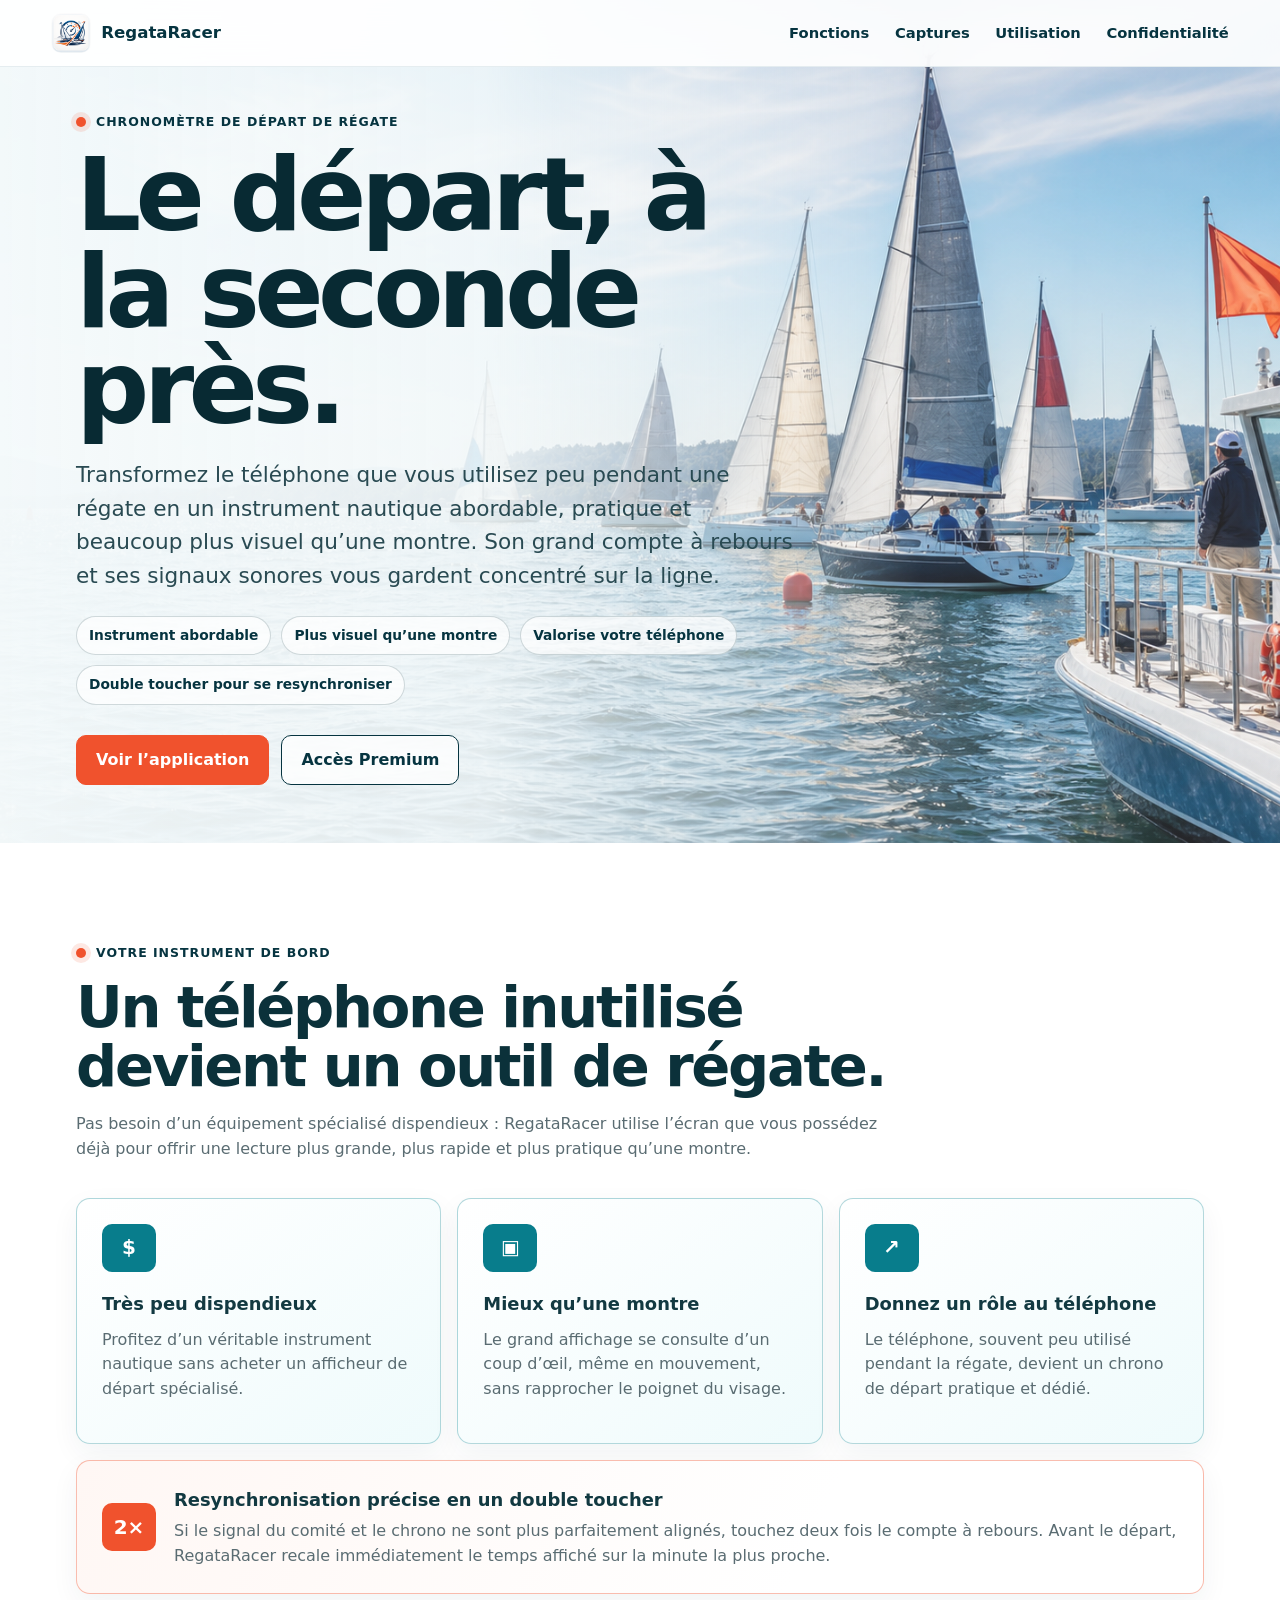
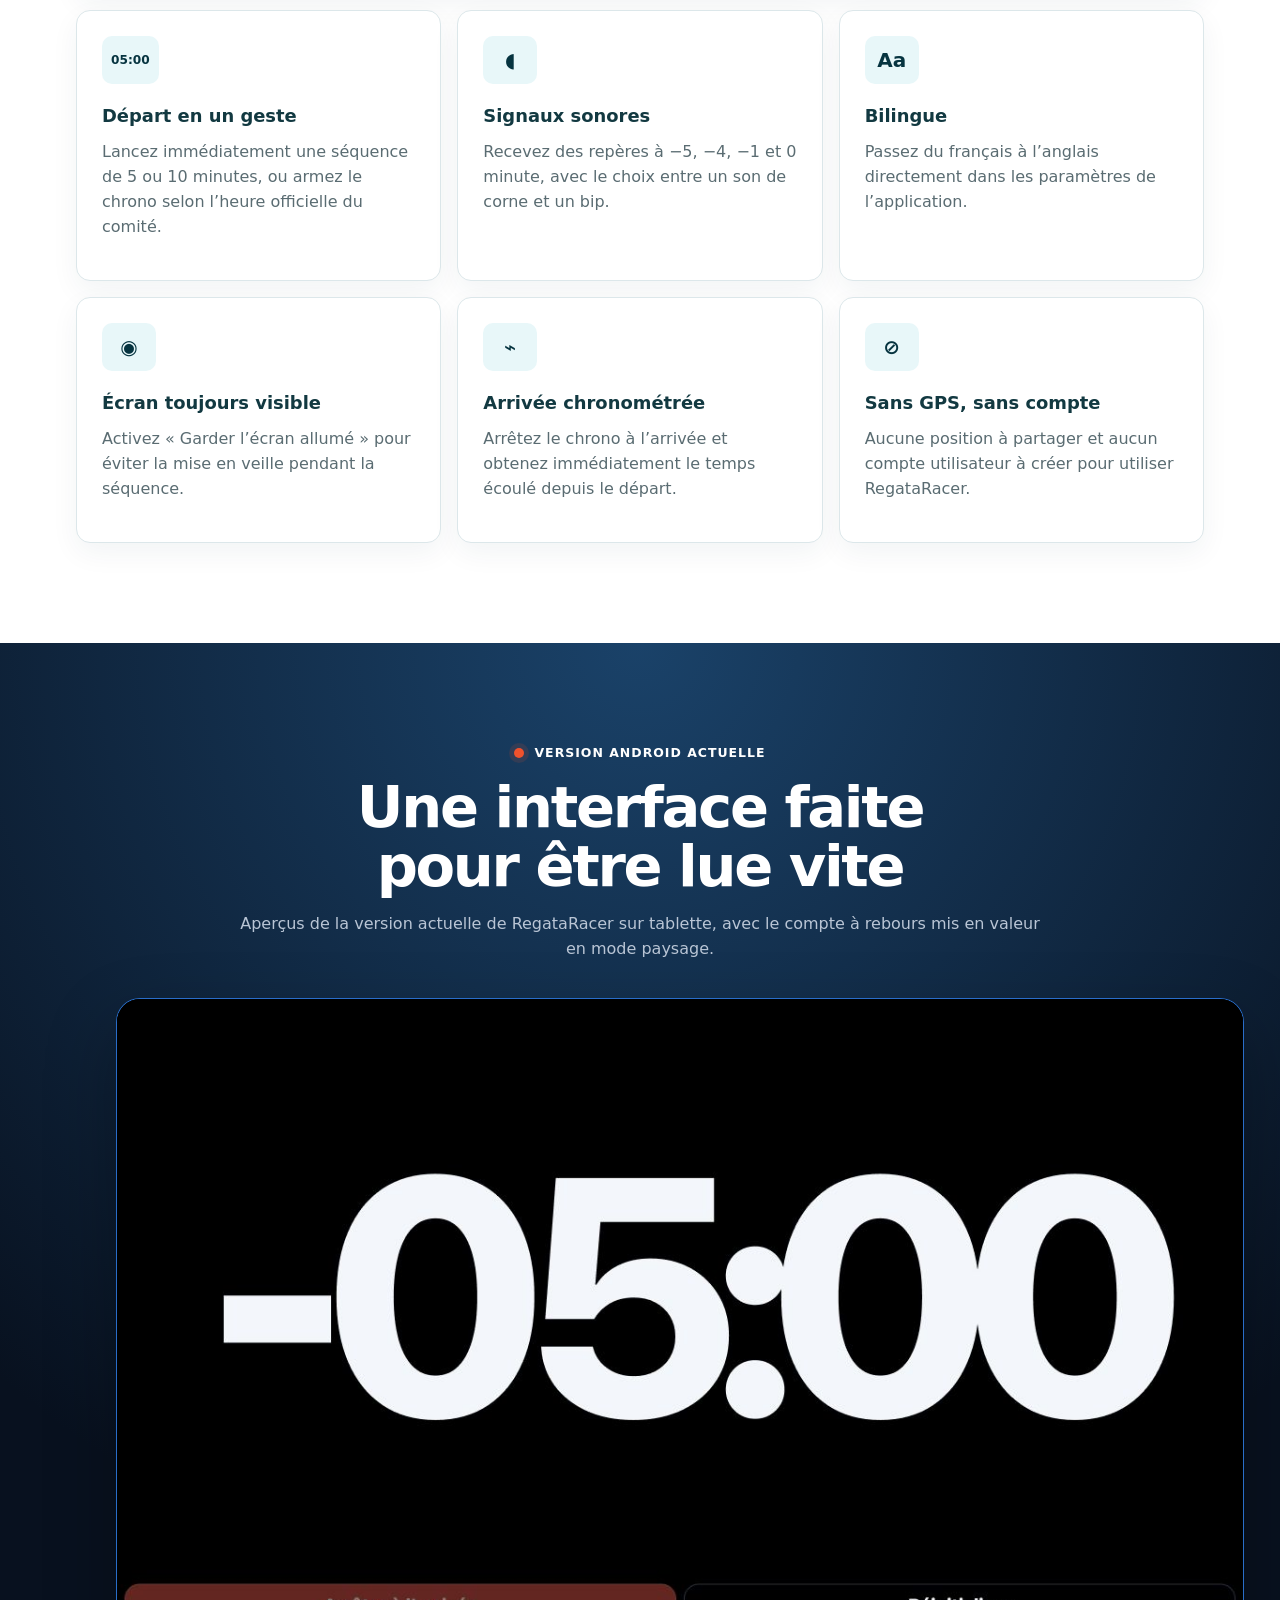
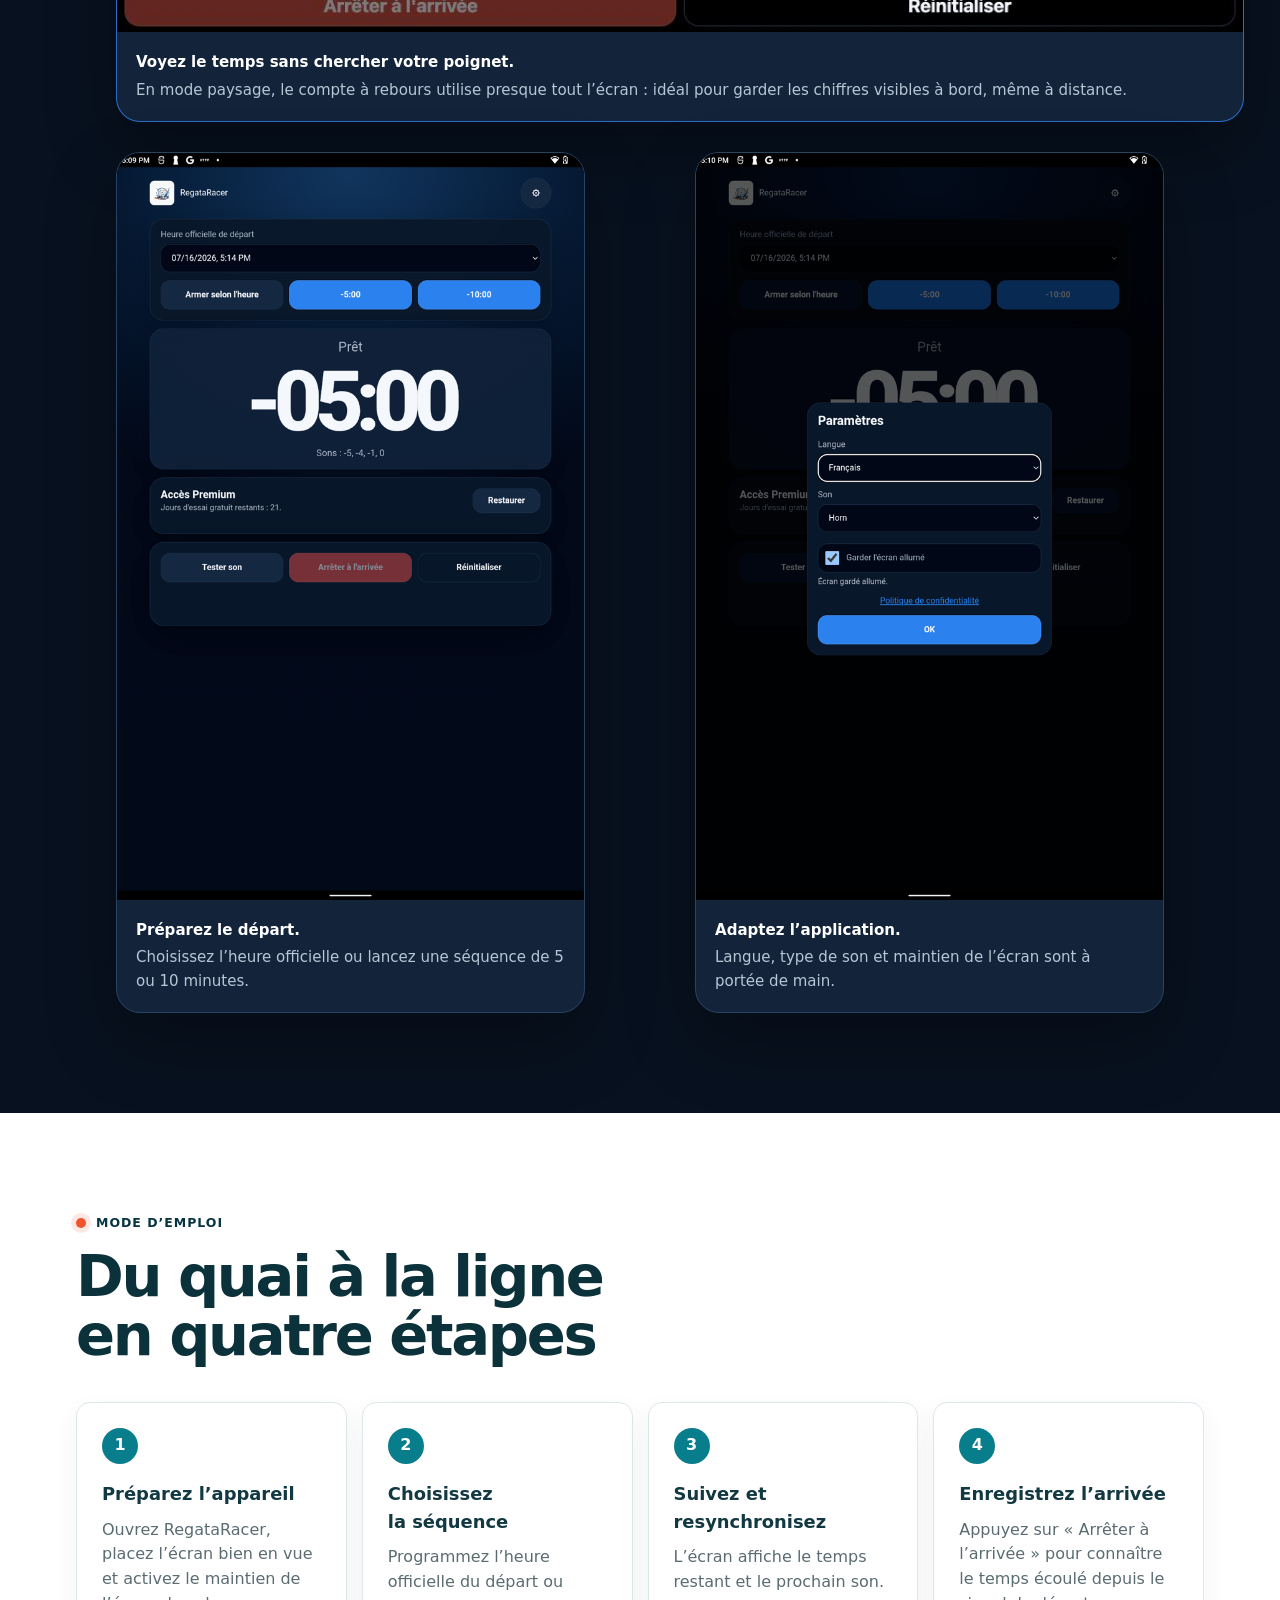
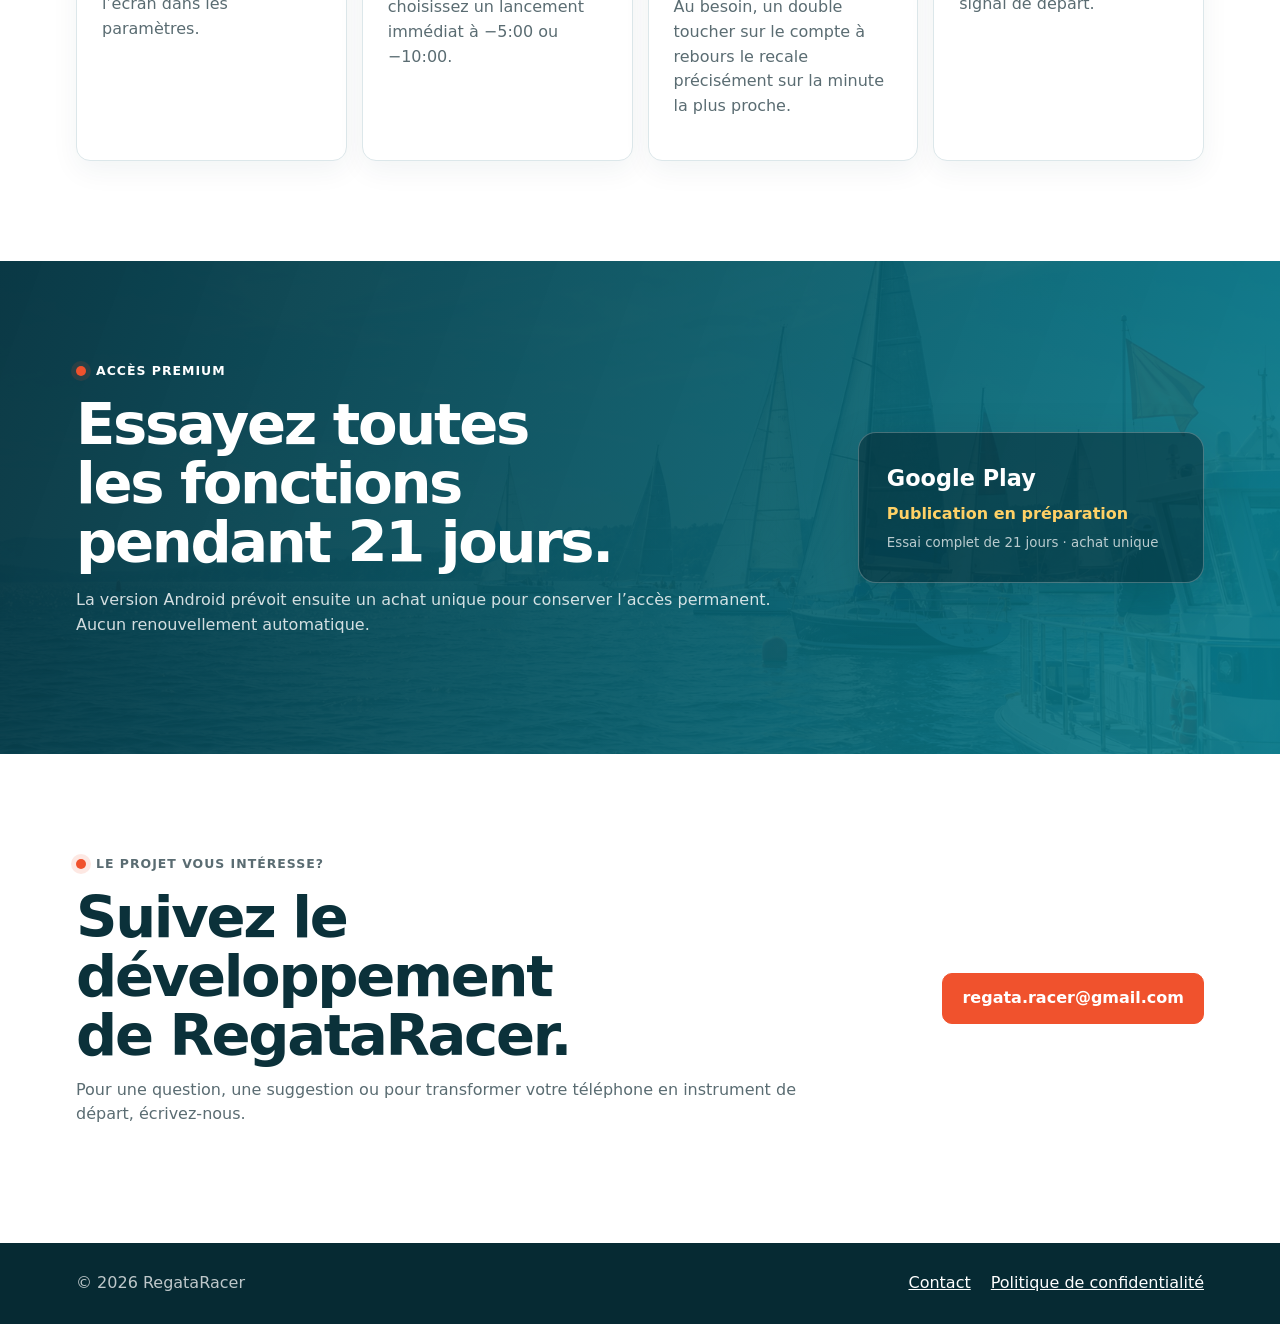
<file: index.html>
<!doctype html>
<html lang="fr">
  <head>
    <meta charset="utf-8">
    <meta name="viewport" content="width=device-width, initial-scale=1">
    <title>RegataRacer | Chronomètre de départ de régate</title>
    <meta name="description" content="RegataRacer transforme votre téléphone en instrument nautique abordable, pratique et plus visuel qu’une montre pour les départs de régate.">
    <meta name="theme-color" content="#08111f">
    <link rel="canonical" href="https://marcpouliot.github.io/RegataRacerWeb/">
    <meta property="og:type" content="website">
    <meta property="og:locale" content="fr_CA">
    <meta property="og:title" content="RegataRacer — Le départ, à la seconde près">
    <meta property="og:description" content="Transformez votre téléphone en instrument nautique abordable, pratique et plus visuel qu’une montre.">
    <meta property="og:url" content="https://marcpouliot.github.io/RegataRacerWeb/">
    <meta property="og:image" content="https://marcpouliot.github.io/RegataRacerWeb/assets/regataracer-heroWithName.png">
    <meta property="og:image:width" content="1794">
    <meta property="og:image:height" content="877">
    <meta property="og:image:alt" content="RegataRacer devant une flotte de voiliers au départ">
    <link rel="icon" href="assets/regataracer-icon.png" type="image/png">
    <link rel="stylesheet" href="styles.css?v=20260716-3">
  </head>
  <body>
    <header class="site-header">
      <a class="brand" href="index.html" aria-label="Accueil RegataRacer">
        <img src="assets/regataracer-icon.png" alt="">
        <span>RegataRacer</span>
      </a>
      <nav class="nav" aria-label="Navigation principale">
        <a href="#fonctionnalites">Fonctions</a>
        <a href="#captures">Captures</a>
        <a href="#utilisation">Utilisation</a>
        <a href="privacy.html">Confidentialité</a>
      </nav>
    </header>

    <main>
      <section class="hero">
        <div class="hero-inner">
          <p class="eyebrow">Chronomètre de départ de régate</p>
          <h1>Le départ, à la seconde près.</h1>
          <p class="lead">Transformez le téléphone que vous utilisez peu pendant une régate en un instrument nautique abordable, pratique et beaucoup plus visuel qu’une montre. Son grand compte à rebours et ses signaux sonores vous gardent concentré sur la ligne.</p>
          <div class="hero-points" aria-label="Points forts">
            <span>Instrument abordable</span>
            <span>Plus visuel qu’une montre</span>
            <span>Valorise votre téléphone</span>
            <span>Double toucher pour se resynchroniser</span>
          </div>
          <div class="hero-actions">
            <a class="button primary" href="#captures">Voir l’application</a>
            <a class="button" href="#acces">Accès Premium</a>
          </div>
        </div>
      </section>

      <section class="section alt" id="fonctionnalites">
        <div class="section-header">
          <p class="section-kicker">Votre instrument de bord</p>
          <h2>Un téléphone inutilisé devient un outil de régate.</h2>
          <p>Pas besoin d’un équipement spécialisé dispendieux : RegataRacer utilise l’écran que vous possédez déjà pour offrir une lecture plus grande, plus rapide et plus pratique qu’une montre.</p>
        </div>
        <div class="feature-grid">
          <article class="feature value-feature">
            <span class="icon icon-symbol" aria-hidden="true">$</span>
            <h3>Très peu dispendieux</h3>
            <p>Profitez d’un véritable instrument nautique sans acheter un afficheur de départ spécialisé.</p>
          </article>
          <article class="feature value-feature">
            <span class="icon icon-symbol" aria-hidden="true">▣</span>
            <h3>Mieux qu’une montre</h3>
            <p>Le grand affichage se consulte d’un coup d’œil, même en mouvement, sans rapprocher le poignet du visage.</p>
          </article>
          <article class="feature value-feature">
            <span class="icon icon-symbol" aria-hidden="true">↗</span>
            <h3>Donnez un rôle au téléphone</h3>
            <p>Le téléphone, souvent peu utilisé pendant la régate, devient un chrono de départ pratique et dédié.</p>
          </article>
          <article class="feature sync-feature">
            <span class="icon icon-symbol" aria-hidden="true">2×</span>
            <div>
              <h3>Resynchronisation précise en un double toucher</h3>
              <p>Si le signal du comité et le chrono ne sont plus parfaitement alignés, touchez deux fois le compte à rebours. Avant le départ, RegataRacer recale immédiatement le temps affiché sur la minute la plus proche.</p>
            </div>
          </article>
          <article class="feature">
            <span class="icon" aria-hidden="true">05:00</span>
            <h3>Départ en un geste</h3>
            <p>Lancez immédiatement une séquence de 5 ou 10 minutes, ou armez le chrono selon l’heure officielle du comité.</p>
          </article>
          <article class="feature">
            <span class="icon icon-symbol" aria-hidden="true">◖</span>
            <h3>Signaux sonores</h3>
            <p>Recevez des repères à −5, −4, −1 et 0 minute, avec le choix entre un son de corne et un bip.</p>
          </article>
          <article class="feature">
            <span class="icon icon-symbol" aria-hidden="true">Aa</span>
            <h3>Bilingue</h3>
            <p>Passez du français à l’anglais directement dans les paramètres de l’application.</p>
          </article>
          <article class="feature">
            <span class="icon icon-symbol" aria-hidden="true">◉</span>
            <h3>Écran toujours visible</h3>
            <p>Activez « Garder l’écran allumé » pour éviter la mise en veille pendant la séquence.</p>
          </article>
          <article class="feature">
            <span class="icon icon-symbol" aria-hidden="true">⌁</span>
            <h3>Arrivée chronométrée</h3>
            <p>Arrêtez le chrono à l’arrivée et obtenez immédiatement le temps écoulé depuis le départ.</p>
          </article>
          <article class="feature">
            <span class="icon icon-symbol" aria-hidden="true">⊘</span>
            <h3>Sans GPS, sans compte</h3>
            <p>Aucune position à partager et aucun compte utilisateur à créer pour utiliser RegataRacer.</p>
          </article>
        </div>
      </section>

      <section class="section screenshots-section" id="captures">
        <div class="section-header centered">
          <p class="section-kicker">Version Android actuelle</p>
          <h2>Une interface faite pour être lue vite</h2>
          <p>Aperçus de la version actuelle de RegataRacer sur tablette, avec le compte à rebours mis en valeur en mode paysage.</p>
        </div>
        <div class="screenshot-grid">
          <figure class="screenshot-card landscape-shot">
            <img src="assets/app-countdown-landscape.jpg?v=20260716-3" alt="Compte à rebours RegataRacer en mode paysage avec affichage très grand" loading="lazy">
            <figcaption><strong>Voyez le temps sans chercher votre poignet.</strong> En mode paysage, le compte à rebours utilise presque tout l’écran : idéal pour garder les chiffres visibles à bord, même à distance.</figcaption>
          </figure>
          <figure class="screenshot-card">
            <img src="assets/app-ready.png" alt="Écran principal de RegataRacer prêt pour une séquence de départ" loading="lazy">
            <figcaption><strong>Préparez le départ.</strong> Choisissez l’heure officielle ou lancez une séquence de 5 ou 10 minutes.</figcaption>
          </figure>
          <figure class="screenshot-card">
            <img src="assets/app-settings.png" alt="Paramètres de langue, son et écran de RegataRacer" loading="lazy">
            <figcaption><strong>Adaptez l’application.</strong> Langue, type de son et maintien de l’écran sont à portée de main.</figcaption>
          </figure>
        </div>
      </section>

      <section class="section alt" id="utilisation">
        <div class="section-header">
          <p class="section-kicker">Mode d’emploi</p>
          <h2>Du quai à la ligne en quatre étapes</h2>
        </div>
        <div class="steps-grid">
          <article class="step">
            <span class="step-number">1</span>
            <h3>Préparez l’appareil</h3>
            <p>Ouvrez RegataRacer, placez l’écran bien en vue et activez le maintien de l’écran dans les paramètres.</p>
          </article>
          <article class="step">
            <span class="step-number">2</span>
            <h3>Choisissez la séquence</h3>
            <p>Programmez l’heure officielle du départ ou choisissez un lancement immédiat à −5:00 ou −10:00.</p>
          </article>
          <article class="step">
            <span class="step-number">3</span>
            <h3>Suivez et resynchronisez</h3>
            <p>L’écran affiche le temps restant et le prochain son. Au besoin, un double toucher sur le compte à rebours le recale précisément sur la minute la plus proche.</p>
          </article>
          <article class="step">
            <span class="step-number">4</span>
            <h3>Enregistrez l’arrivée</h3>
            <p>Appuyez sur « Arrêter à l’arrivée » pour connaître le temps écoulé depuis le signal de départ.</p>
          </article>
        </div>
      </section>

      <section class="section access-section" id="acces">
        <div class="access-panel">
          <div>
            <p class="section-kicker light">Accès Premium</p>
            <h2>Essayez toutes les fonctions pendant 21 jours.</h2>
            <p>La version Android prévoit ensuite un achat unique pour conserver l’accès permanent. Aucun renouvellement automatique.</p>
          </div>
          <div class="access-card">
            <strong>Google Play</strong>
            <span>Publication en préparation</span>
            <small>Essai complet de 21 jours · achat unique</small>
          </div>
        </div>
      </section>

      <section class="section contact-section">
        <div>
          <p class="section-kicker">Le projet vous intéresse?</p>
          <h2>Suivez le développement de RegataRacer.</h2>
          <p>Pour une question, une suggestion ou pour transformer votre téléphone en instrument de départ, écrivez-nous.</p>
        </div>
        <a class="button primary" href="mailto:regata.racer@gmail.com">regata.racer@gmail.com</a>
      </section>
    </main>

    <footer class="site-footer">
      <span>© 2026 RegataRacer</span>
      <div class="footer-links">
        <a href="mailto:regata.racer@gmail.com">Contact</a>
        <a href="privacy.html">Politique de confidentialité</a>
      </div>
    </footer>
  </body>
</html>
</file>
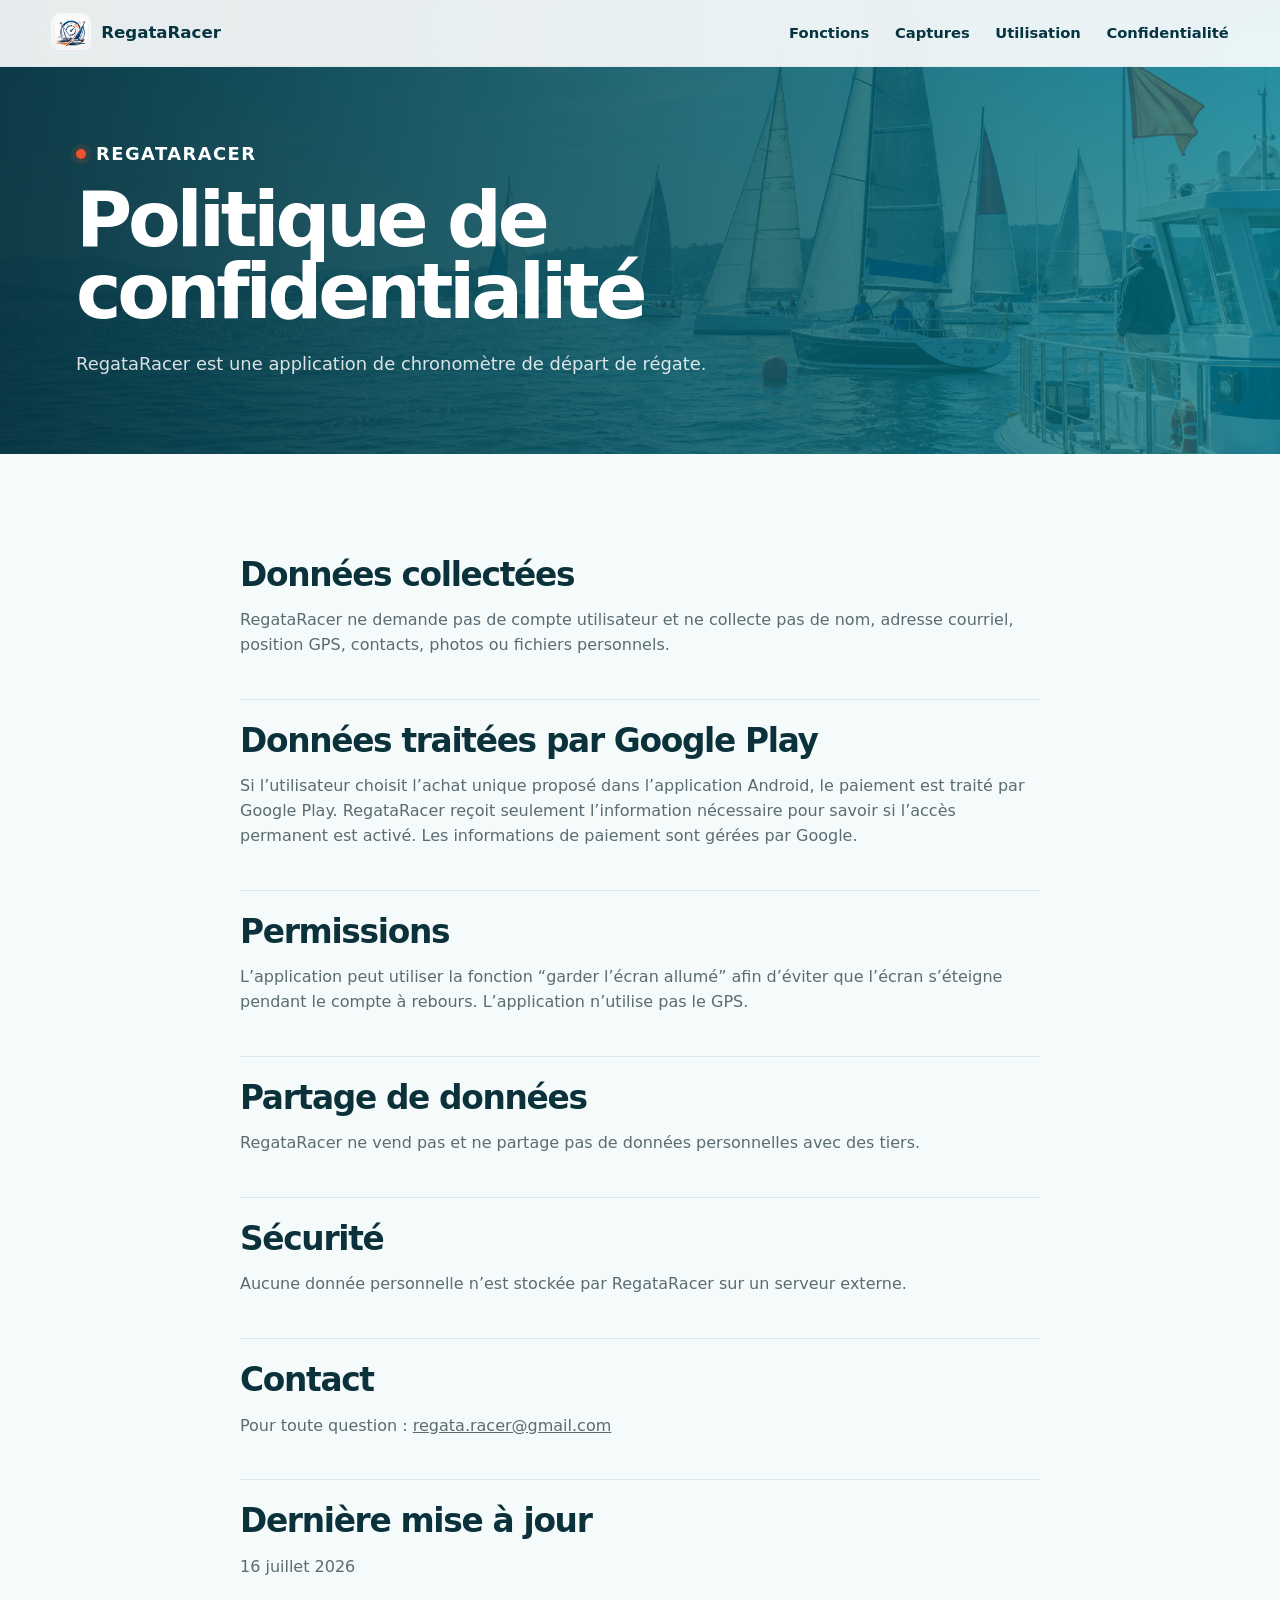
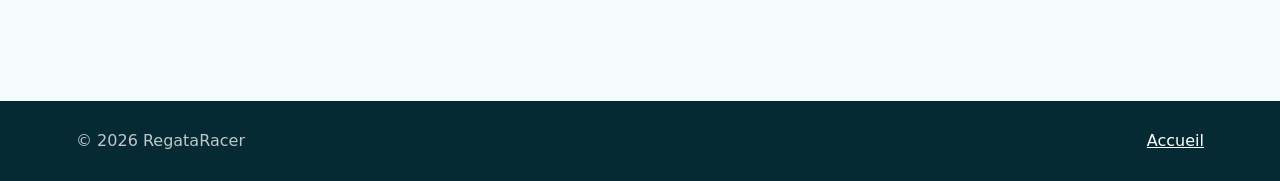
<file: privacy.html>
<!doctype html>
<html lang="fr">
  <head>
    <meta charset="utf-8">
    <meta name="viewport" content="width=device-width, initial-scale=1">
    <title>Politique de confidentialité | RegataRacer</title>
    <meta name="description" content="Politique de confidentialité de RegataRacer, application de chronomètre de départ de régate.">
    <link rel="icon" href="assets/regataracer-icon.png" type="image/png">
    <link rel="stylesheet" href="styles.css?v=20260716-3">
  </head>
  <body>
    <header class="site-header">
      <a class="brand" href="index.html" aria-label="Accueil RegataRacer">
        <img src="assets/regataracer-icon.png" alt="">
        <span>RegataRacer</span>
      </a>
      <nav class="nav" aria-label="Navigation principale">
        <a href="index.html#fonctionnalites">Fonctions</a>
        <a href="index.html#captures">Captures</a>
        <a href="index.html#utilisation">Utilisation</a>
        <a href="privacy.html">Confidentialité</a>
      </nav>
    </header>

    <main>
      <section class="privacy-hero">
        <p class="eyebrow">RegataRacer</p>
        <h1>Politique de confidentialité</h1>
        <p>RegataRacer est une application de chronomètre de départ de régate.</p>
      </section>

      <article class="privacy-body">
        <section>
          <h2>Données collectées</h2>
          <p>RegataRacer ne demande pas de compte utilisateur et ne collecte pas de nom, adresse courriel, position GPS, contacts, photos ou fichiers personnels.</p>
        </section>

        <section>
          <h2>Données traitées par Google Play</h2>
          <p>Si l’utilisateur choisit l’achat unique proposé dans l’application Android, le paiement est traité par Google Play. RegataRacer reçoit seulement l’information nécessaire pour savoir si l’accès permanent est activé. Les informations de paiement sont gérées par Google.</p>
        </section>

        <section>
          <h2>Permissions</h2>
          <p>L’application peut utiliser la fonction “garder l’écran allumé” afin d’éviter que l’écran s’éteigne pendant le compte à rebours. L’application n’utilise pas le GPS.</p>
        </section>

        <section>
          <h2>Partage de données</h2>
          <p>RegataRacer ne vend pas et ne partage pas de données personnelles avec des tiers.</p>
        </section>

        <section>
          <h2>Sécurité</h2>
          <p>Aucune donnée personnelle n’est stockée par RegataRacer sur un serveur externe.</p>
        </section>

        <section>
          <h2>Contact</h2>
          <p>Pour toute question : <a href="mailto:regata.racer@gmail.com">regata.racer@gmail.com</a></p>
        </section>

        <section>
          <h2>Dernière mise à jour</h2>
          <p>16 juillet 2026</p>
        </section>
      </article>
    </main>

    <footer class="site-footer">
      <span>© 2026 RegataRacer</span>
      <a href="index.html">Accueil</a>
    </footer>
  </body>
</html>
</file>
<file: styles.css>
:root {
  --ink: #10272d;
  --muted: #5a6c72;
  --line: #dce7ea;
  --water: #087d8c;
  --water-deep: #063440;
  --navy: #08111f;
  --navy-soft: #13243a;
  --foam: #f5fafb;
  --signal: #f0522d;
  --sun: #ffd166;
  --white: #ffffff;
  --shadow: 0 18px 50px rgba(4, 32, 39, 0.16);
}

* {
  box-sizing: border-box;
}

html {
  scroll-behavior: smooth;
  scroll-padding-top: 86px;
}

body {
  margin: 0;
  color: var(--ink);
  background: var(--foam);
  font-family: Inter, ui-sans-serif, system-ui, -apple-system, BlinkMacSystemFont, "Segoe UI", sans-serif;
  line-height: 1.55;
}

img {
  display: block;
  max-width: 100%;
}

a {
  color: inherit;
}

h1,
h2,
h3,
p,
figure {
  margin-top: 0;
}

h1,
h2,
h3 {
  text-wrap: balance;
}

.site-header {
  position: fixed;
  z-index: 20;
  top: 0;
  right: 0;
  left: 0;
  display: flex;
  align-items: center;
  justify-content: space-between;
  gap: 24px;
  padding: 13px clamp(18px, 4vw, 58px);
  border-bottom: 1px solid rgba(220, 231, 234, 0.72);
  background: rgba(255, 255, 255, 0.9);
  backdrop-filter: blur(18px);
}

.brand {
  display: inline-flex;
  align-items: center;
  gap: 10px;
  color: var(--water-deep);
  font-size: 1.04rem;
  font-weight: 850;
  text-decoration: none;
}

.brand img {
  width: 40px;
  height: 40px;
  border-radius: 10px;
}

.nav {
  display: flex;
  align-items: center;
  gap: clamp(12px, 2vw, 28px);
  color: var(--water-deep);
  font-size: 0.92rem;
  font-weight: 700;
}

.nav a {
  text-decoration: none;
}

.nav a:hover,
.nav a:focus-visible {
  color: var(--water);
}

.hero {
  min-height: 92svh;
  display: grid;
  align-items: center;
  padding: 112px clamp(20px, 6vw, 76px) 58px;
  background:
    linear-gradient(90deg, rgba(245, 250, 251, 0.98) 0%, rgba(245, 250, 251, 0.9) 38%, rgba(245, 250, 251, 0.14) 72%),
    url("assets/regataracer-hero.png") center / cover no-repeat;
}

.hero-inner {
  max-width: 720px;
}

.eyebrow,
.section-kicker {
  display: flex;
  align-items: center;
  gap: 10px;
  margin-bottom: 16px;
  color: var(--water-deep);
  font-size: 0.78rem;
  font-weight: 850;
  letter-spacing: 0.08em;
  text-transform: uppercase;
}

.eyebrow::before,
.section-kicker::before {
  content: "";
  width: 10px;
  height: 10px;
  flex: 0 0 auto;
  border-radius: 50%;
  background: var(--signal);
  box-shadow: 0 0 0 5px rgba(240, 82, 45, 0.13);
}

h1 {
  max-width: 11ch;
  margin-bottom: 22px;
  color: #082a33;
  font-size: clamp(3.35rem, 8vw, 7rem);
  line-height: 0.94;
  letter-spacing: -0.055em;
}

.lead {
  max-width: 62ch;
  color: #294a52;
  font-size: clamp(1.08rem, 2vw, 1.35rem);
}

.hero-points {
  display: flex;
  flex-wrap: wrap;
  gap: 10px;
  margin-top: 24px;
}

.hero-points span {
  padding: 8px 12px;
  border: 1px solid rgba(6, 52, 64, 0.18);
  border-radius: 999px;
  color: var(--water-deep);
  background: rgba(255, 255, 255, 0.72);
  font-size: 0.86rem;
  font-weight: 800;
}

.hero-actions,
.section-actions {
  display: flex;
  flex-wrap: wrap;
  gap: 12px;
  margin-top: 30px;
}

.button {
  min-height: 48px;
  display: inline-flex;
  align-items: center;
  justify-content: center;
  gap: 9px;
  padding: 12px 19px;
  border: 1px solid var(--water-deep);
  border-radius: 10px;
  color: var(--water-deep);
  background: rgba(255, 255, 255, 0.8);
  font-weight: 850;
  text-align: center;
  text-decoration: none;
  transition: transform 150ms ease, box-shadow 150ms ease;
}

.button.primary {
  border-color: var(--signal);
  color: #fff;
  background: var(--signal);
}

.button:hover,
.button:focus-visible {
  transform: translateY(-2px);
  box-shadow: 0 10px 24px rgba(6, 52, 64, 0.14);
}

main {
  background: var(--foam);
}

.section {
  padding: clamp(54px, 8vw, 100px) clamp(20px, 6vw, 76px);
}

.section.alt {
  background: #fff;
}

.section-header {
  max-width: 810px;
  margin-bottom: 36px;
}

.section-header.centered {
  margin-right: auto;
  margin-left: auto;
  text-align: center;
}

.section-header.centered .section-kicker {
  justify-content: center;
}

h2 {
  margin-bottom: 16px;
  color: #0b313a;
  font-size: clamp(2.1rem, 4.5vw, 3.8rem);
  line-height: 1.02;
  letter-spacing: -0.04em;
}

.section-header p:last-child,
.privacy-body p,
.step p,
.feature p,
.contact-section p {
  color: var(--muted);
}

.feature-grid {
  display: grid;
  grid-template-columns: repeat(3, minmax(0, 1fr));
  gap: 16px;
}

.feature,
.step {
  padding: 25px;
  border: 1px solid var(--line);
  border-radius: 14px;
  background: #fff;
  box-shadow: 0 10px 28px rgba(7, 52, 64, 0.055);
}

.feature {
  min-height: 232px;
}

.value-feature {
  border-color: rgba(8, 125, 140, 0.3);
  background: linear-gradient(145deg, #ffffff, #effbfc);
}

.value-feature .icon {
  color: #fff;
  background: var(--water);
}

.sync-feature {
  min-height: auto;
  grid-column: 1 / -1;
  display: grid;
  grid-template-columns: auto minmax(0, 1fr);
  gap: 18px;
  align-items: center;
  border-color: rgba(240, 82, 45, 0.38);
  background: linear-gradient(115deg, #fff7f4, #ffffff 65%);
}

.sync-feature .icon {
  margin-bottom: 0;
  color: #fff;
  background: var(--signal);
}

.sync-feature h3 {
  margin-bottom: 5px;
}

.sync-feature p {
  margin-bottom: 0;
}

.icon {
  min-width: 54px;
  height: 48px;
  display: inline-grid;
  place-items: center;
  margin-bottom: 18px;
  padding: 0 9px;
  border-radius: 10px;
  color: var(--water-deep);
  background: #e8f7f9;
  font-size: 0.76rem;
  font-weight: 900;
  font-variant-numeric: tabular-nums;
}

.icon-symbol {
  font-size: 1.25rem;
}

h3 {
  margin-bottom: 10px;
  color: #123941;
  font-size: 1.12rem;
}

.screenshots-section {
  overflow: hidden;
  color: #f4f7fb;
  background:
    radial-gradient(circle at 50% 0%, #1a4269, transparent 45%),
    var(--navy);
}

.screenshots-section h2,
.screenshots-section .section-kicker {
  color: #fff;
}

.screenshots-section .section-header p:last-child {
  color: #b9c5d5;
}

.screenshot-grid {
  max-width: 1180px;
  display: grid;
  grid-template-columns: repeat(2, minmax(0, 1fr));
  gap: clamp(16px, 3vw, 30px);
  align-items: start;
  margin: 0 auto;
}

.screenshot-card {
  overflow: hidden;
  margin-bottom: 0;
  border: 1px solid #294463;
  border-radius: 24px;
  background: var(--navy-soft);
  box-shadow: 0 28px 70px rgba(0, 0, 0, 0.28);
}

.screenshot-card img {
  width: 100%;
  aspect-ratio: 5 / 8;
  object-fit: cover;
  object-position: top;
  background: #050a11;
}

.screenshot-card figcaption {
  padding: 19px;
  color: #b8c5d6;
  font-size: 0.94rem;
}

.screenshot-card figcaption strong {
  display: block;
  margin-bottom: 4px;
  color: #fff;
}

.landscape-shot {
  grid-column: 1 / -1;
  width: 100%;
  max-width: none;
  border-color: rgba(47, 128, 237, 0.8);
}

.landscape-shot img {
  height: auto;
  aspect-ratio: auto;
  object-fit: contain;
  object-position: center;
  background: #000;
}

.steps-grid {
  display: grid;
  grid-template-columns: repeat(4, minmax(0, 1fr));
  gap: 15px;
}

.step {
  min-height: 240px;
}

.step-number {
  width: 36px;
  height: 36px;
  display: inline-grid;
  place-items: center;
  margin-bottom: 16px;
  border-radius: 50%;
  color: #fff;
  background: var(--water);
  font-weight: 900;
}

.access-section {
  color: #fff;
  background:
    linear-gradient(110deg, rgba(6, 52, 64, 0.97), rgba(8, 125, 140, 0.9)),
    url("assets/regataracer-hero.png") center / cover no-repeat;
}

.access-panel {
  max-width: 1150px;
  display: grid;
  grid-template-columns: minmax(0, 1.5fr) minmax(260px, 0.7fr);
  gap: 40px;
  align-items: center;
  margin: 0 auto;
}

.access-section h2 {
  max-width: 760px;
  color: #fff;
}

.access-section p {
  max-width: 720px;
  color: rgba(255, 255, 255, 0.82);
}

.section-kicker.light {
  color: #fff;
}

.access-card {
  display: grid;
  gap: 6px;
  padding: 28px;
  border: 1px solid rgba(255, 255, 255, 0.25);
  border-radius: 18px;
  background: rgba(4, 28, 35, 0.46);
  box-shadow: var(--shadow);
}

.access-card strong {
  font-size: 1.4rem;
}

.access-card span {
  color: var(--sun);
  font-weight: 800;
}

.access-card small {
  color: rgba(255, 255, 255, 0.72);
}

.contact-section {
  display: flex;
  align-items: center;
  justify-content: space-between;
  gap: 34px;
  background: #fff;
}

.contact-section > div {
  max-width: 740px;
}

.contact-section h2 {
  margin-bottom: 12px;
}

.privacy-hero {
  padding: 140px clamp(20px, 6vw, 76px) 58px;
  color: #fff;
  background:
    linear-gradient(90deg, rgba(6, 52, 64, 0.96), rgba(0, 124, 137, 0.72)),
    url("assets/regataracer-hero.png") center / cover no-repeat;
}

.privacy-hero h1 {
  max-width: 820px;
  color: #fff;
  font-size: clamp(2.7rem, 6vw, 5.8rem);
}

.privacy-hero p {
  max-width: 720px;
  color: rgba(255, 255, 255, 0.84);
  font-size: 1.12rem;
}

.privacy-hero .eyebrow {
  color: #fff;
}

.privacy-body {
  max-width: 880px;
  margin: 0 auto;
  padding: clamp(42px, 7vw, 80px) clamp(20px, 6vw, 40px);
}

.privacy-body section {
  padding: 25px 0;
  border-bottom: 1px solid var(--line);
}

.privacy-body section:last-child {
  border-bottom: 0;
}

.privacy-body h2 {
  font-size: clamp(1.45rem, 3vw, 2.05rem);
}

.site-footer {
  display: flex;
  flex-wrap: wrap;
  align-items: center;
  justify-content: space-between;
  gap: 18px;
  padding: 28px clamp(20px, 6vw, 76px);
  color: rgba(255, 255, 255, 0.74);
  background: #062a33;
}

.site-footer a {
  color: #fff;
}

.footer-links {
  display: flex;
  flex-wrap: wrap;
  gap: 20px;
}

@media (max-width: 960px) {
  .feature-grid {
    grid-template-columns: repeat(2, minmax(0, 1fr));
  }

  .steps-grid {
    grid-template-columns: repeat(2, minmax(0, 1fr));
  }
}

@media (max-width: 760px) {
  html {
    scroll-padding-top: 128px;
  }

  .site-header {
    position: sticky;
    flex-wrap: wrap;
  }

  .nav {
    width: 100%;
    justify-content: space-between;
    gap: 9px;
    overflow-x: auto;
    font-size: 0.82rem;
    white-space: nowrap;
  }

  .hero {
    min-height: 80svh;
    padding-top: 72px;
    background:
      linear-gradient(180deg, rgba(245, 250, 251, 0.97), rgba(245, 250, 251, 0.84) 60%, rgba(245, 250, 251, 0.24)),
      url("assets/regataracer-hero.png") 60% center / cover no-repeat;
  }

  .screenshot-grid {
    grid-template-columns: 1fr;
  }

  .screenshot-card {
    max-width: 460px;
    margin-right: auto;
    margin-left: auto;
  }

  .landscape-shot {
    grid-column: auto;
    max-width: 100%;
  }

  .access-panel {
    grid-template-columns: 1fr;
  }

  .contact-section {
    align-items: stretch;
    flex-direction: column;
  }
}

@media (max-width: 540px) {
  h1 {
    font-size: clamp(3rem, 15vw, 4.8rem);
  }

  .feature-grid,
  .steps-grid {
    grid-template-columns: 1fr;
  }

  .feature,
  .step {
    min-height: auto;
  }

  .sync-feature {
    grid-column: auto;
    grid-template-columns: 1fr;
  }

  .sync-feature .icon {
    margin-bottom: 4px;
  }

  .button {
    width: 100%;
  }
}

@media (prefers-reduced-motion: reduce) {
  html {
    scroll-behavior: auto;
  }

  .button {
    transition: none;
  }
}
</file>
